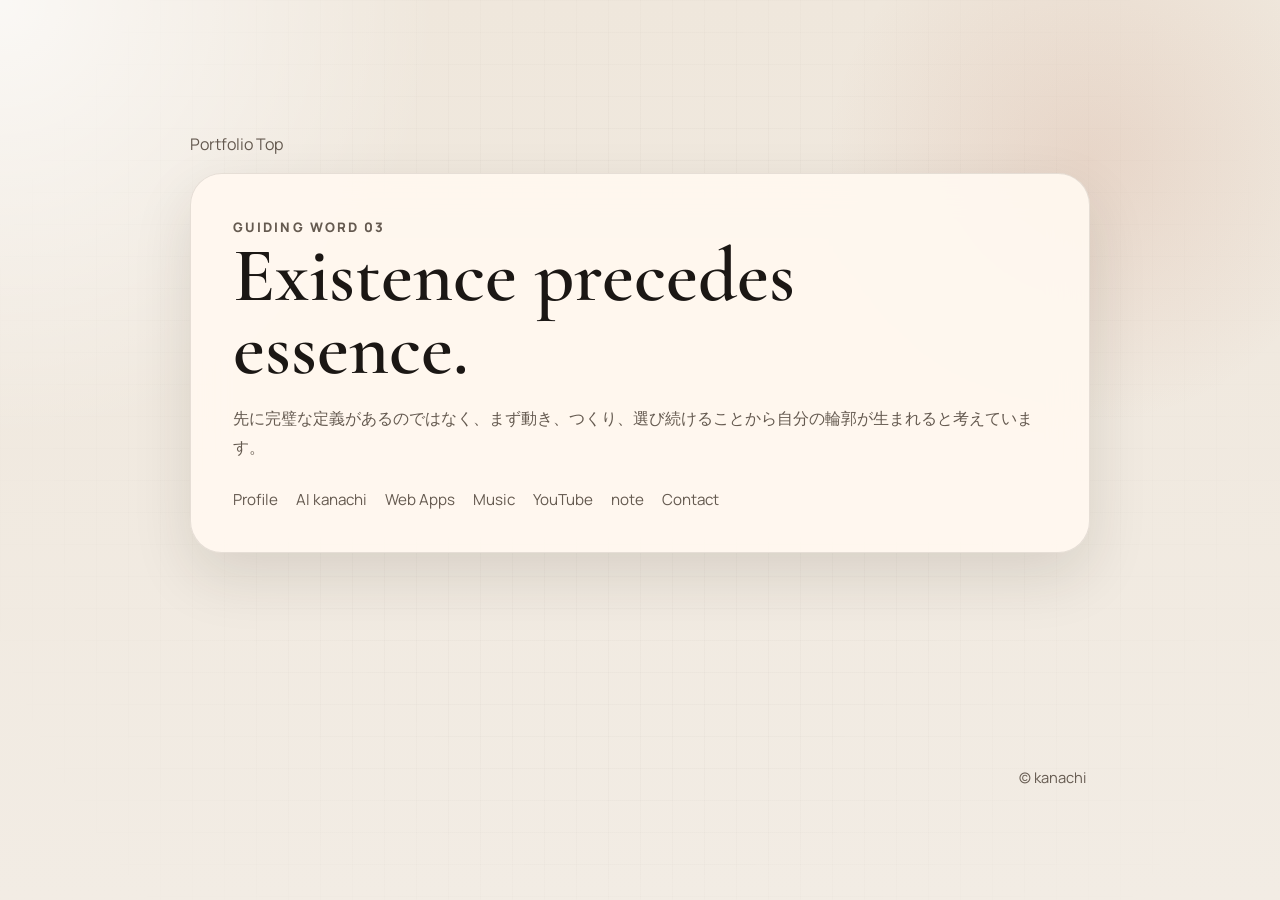
<file: words-existence.html>
﻿<!DOCTYPE html>
<html lang="ja">
<head>
  <meta charset="UTF-8">
  <meta name="viewport" content="width=device-width, initial-scale=1.0">
  <title>Existence precedes essence. | kanachi</title>
  <meta name="theme-color" content="#f2ece4">
  <link rel="icon" type="image/jpeg" href="./image/fabicon.jpg">
  <link rel="apple-touch-icon" href="./image/kanachi-apple.png">
  <link rel="manifest" href="./site.webmanifest">
  <meta name="apple-mobile-web-app-capable" content="yes">
  <meta name="apple-mobile-web-app-title" content="kanachi">
  <link rel="preconnect" href="https://fonts.googleapis.com">
  <link rel="preconnect" href="https://fonts.gstatic.com" crossorigin>
  <link href="https://fonts.googleapis.com/css2?family=Cormorant+Garamond:wght@500;600;700&family=Manrope:wght@400;500;700;800&display=swap" rel="stylesheet">
  <link rel="stylesheet" href="./style.css">
  <script async src="https://www.googletagmanager.com/gtag/js?id=G-T0LV20B0S6"></script>
  <script>
    window.dataLayer = window.dataLayer || [];
    function gtag(){dataLayer.push(arguments);}
    gtag("js", new Date());
    gtag("config", "G-T0LV20B0S6");
  </script>
</head>
<body class="word-page-body">
  <main class="word-page-shell">
    <a class="word-page-back" href="./index.html">Portfolio Top</a>
    <section class="word-page-card">
      <p class="meta-line">Guiding Word 03</p>
      <h1>Existence precedes essence.</h1>
      <p>先に完璧な定義があるのではなく、まず動き、つくり、選び続けることから自分の輪郭が生まれると考えています。</p>
      <div class="word-page-links word-page-links--nav">
        <a href="./index.html#profile">Profile</a>
        <a href="./index.html#ai-kanachi">AI kanachi</a>
        <a href="./index.html#works">Web Apps</a>
        <a href="./index.html#music">Music</a>
        <a href="./index.html#channel">YouTube</a>
        <a href="./index.html#writing">note</a>
        <a href="./index.html#contact">Contact</a>
      </div>
    </section>
  </main>
  <footer class="site-footer word-page-footer">
    <p>© kanachi</p>
  </footer>
</body>
</html>
</file>
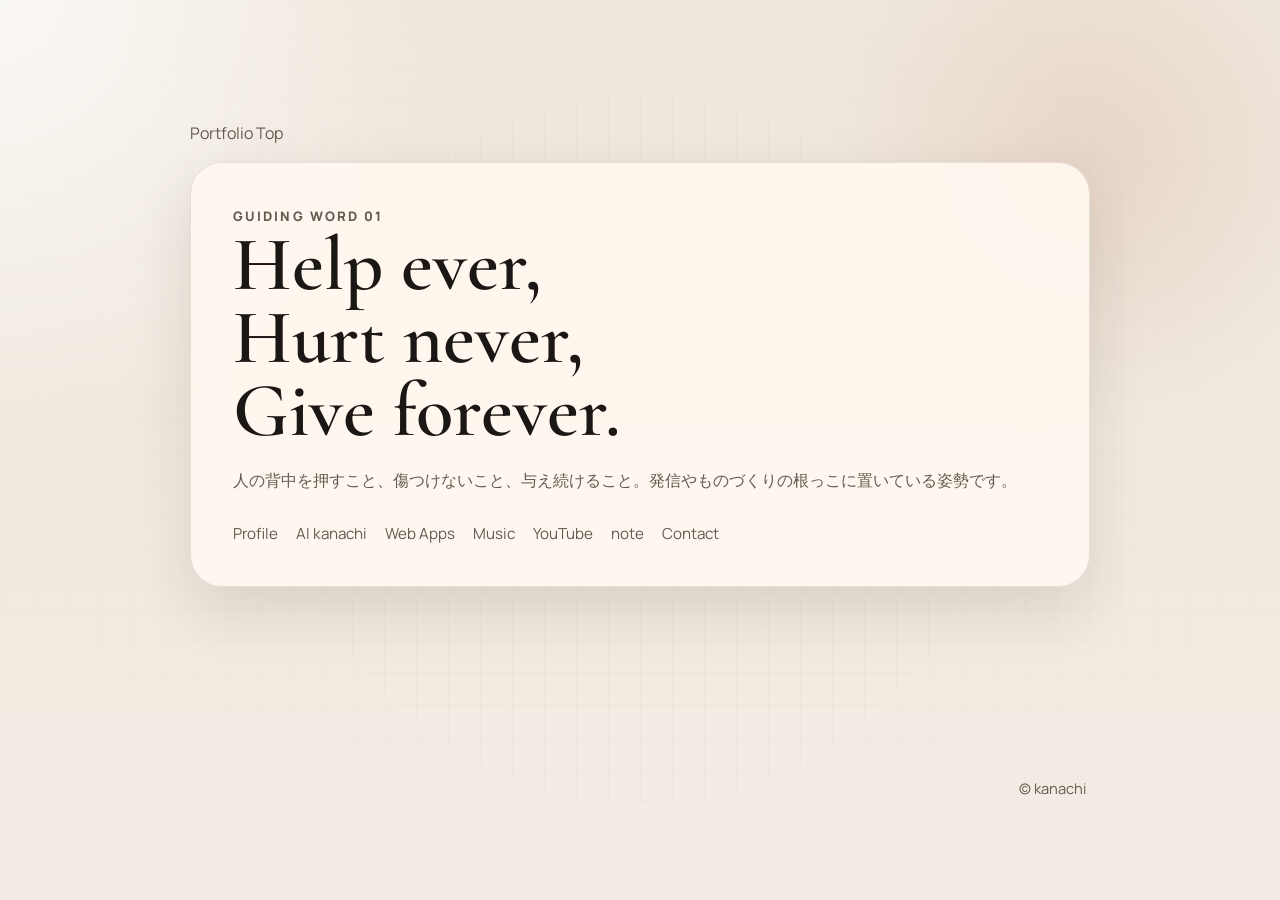
<file: words-help-ever.html>
﻿<!DOCTYPE html>
<html lang="ja">
<head>
  <meta charset="UTF-8">
  <meta name="viewport" content="width=device-width, initial-scale=1.0">
  <title>Help ever, Hurt never, Give forever. | kanachi</title>
  <meta name="theme-color" content="#f2ece4">
  <link rel="icon" type="image/jpeg" href="./image/fabicon.jpg">
  <link rel="apple-touch-icon" href="./image/kanachi-apple.png">
  <link rel="manifest" href="./site.webmanifest">
  <meta name="apple-mobile-web-app-capable" content="yes">
  <meta name="apple-mobile-web-app-title" content="kanachi">
  <link rel="preconnect" href="https://fonts.googleapis.com">
  <link rel="preconnect" href="https://fonts.gstatic.com" crossorigin>
  <link href="https://fonts.googleapis.com/css2?family=Cormorant+Garamond:wght@500;600;700&family=Manrope:wght@400;500;700;800&display=swap" rel="stylesheet">
  <link rel="stylesheet" href="./style.css">
  <script async src="https://www.googletagmanager.com/gtag/js?id=G-T0LV20B0S6"></script>
  <script>
    window.dataLayer = window.dataLayer || [];
    function gtag(){dataLayer.push(arguments);}
    gtag("js", new Date());
    gtag("config", "G-T0LV20B0S6");
  </script>
</head>
<body class="word-page-body">
  <main class="word-page-shell">
    <a class="word-page-back" href="./index.html">Portfolio Top</a>
    <section class="word-page-card">
      <p class="meta-line">Guiding Word 01</p>
      <h1>Help ever, <br>Hurt never, <br>Give forever.</h1>
      <p>人の背中を押すこと、傷つけないこと、与え続けること。発信やものづくりの根っこに置いている姿勢です。</p>
      <div class="word-page-links word-page-links--nav">
        <a href="./index.html#profile">Profile</a>
        <a href="./index.html#ai-kanachi">AI kanachi</a>
        <a href="./index.html#works">Web Apps</a>
        <a href="./index.html#music">Music</a>
        <a href="./index.html#channel">YouTube</a>
        <a href="./index.html#writing">note</a>
        <a href="./index.html#contact">Contact</a>
      </div>
    </section>
  </main>
  <footer class="site-footer word-page-footer">
    <p>© kanachi</p>
  </footer>
</body>
</html>
</file>
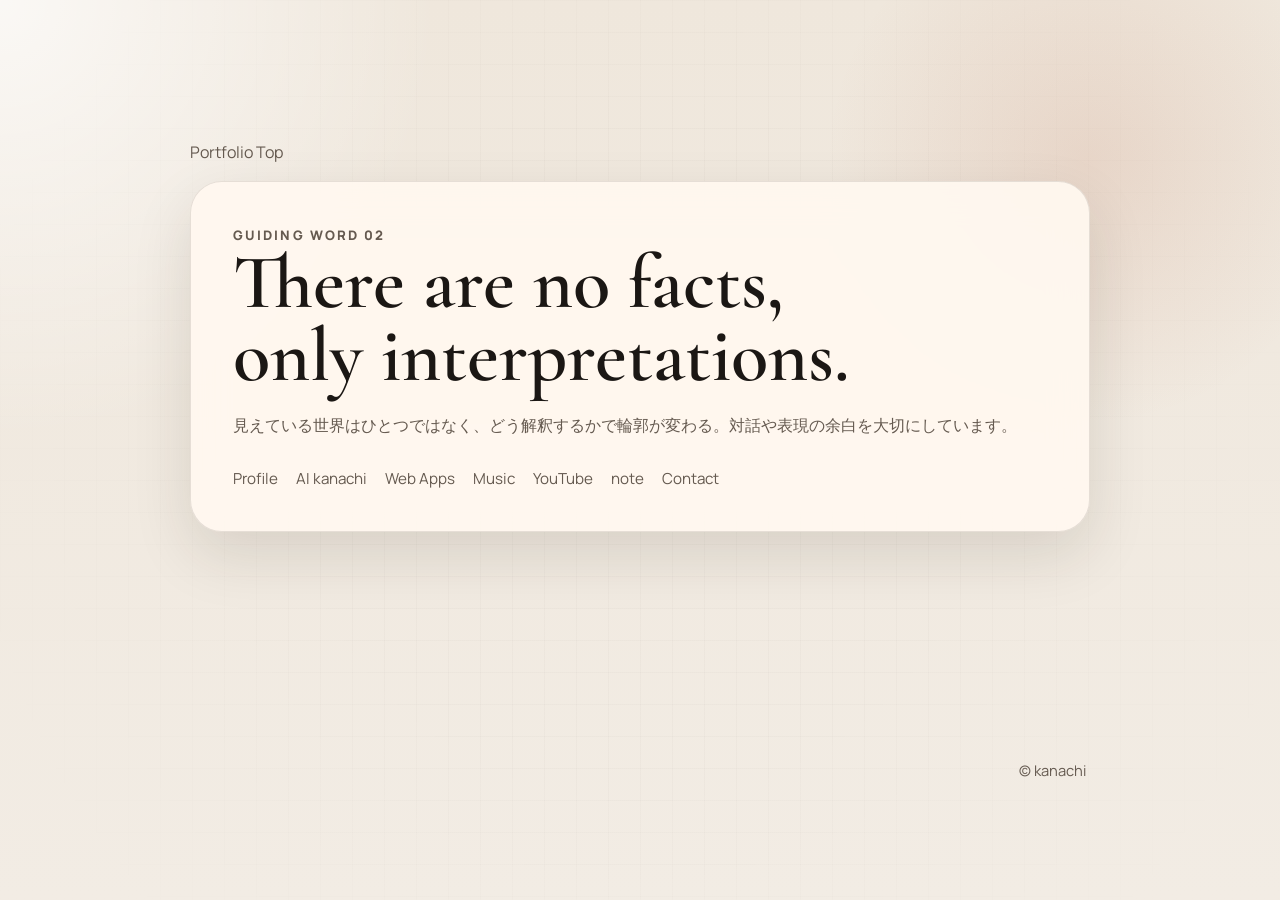
<file: words-interpretations.html>
﻿<!DOCTYPE html>
<html lang="ja">
<head>
  <meta charset="UTF-8">
  <meta name="viewport" content="width=device-width, initial-scale=1.0">
  <title>There are no facts, only interpretations. | kanachi</title>
  <meta name="theme-color" content="#f2ece4">
  <link rel="icon" type="image/jpeg" href="./image/fabicon.jpg">
  <link rel="apple-touch-icon" href="./image/kanachi-apple.png">
  <link rel="manifest" href="./site.webmanifest">
  <meta name="apple-mobile-web-app-capable" content="yes">
  <meta name="apple-mobile-web-app-title" content="kanachi">
  <link rel="preconnect" href="https://fonts.googleapis.com">
  <link rel="preconnect" href="https://fonts.gstatic.com" crossorigin>
  <link href="https://fonts.googleapis.com/css2?family=Cormorant+Garamond:wght@500;600;700&family=Manrope:wght@400;500;700;800&display=swap" rel="stylesheet">
  <link rel="stylesheet" href="./style.css">
  <script async src="https://www.googletagmanager.com/gtag/js?id=G-T0LV20B0S6"></script>
  <script>
    window.dataLayer = window.dataLayer || [];
    function gtag(){dataLayer.push(arguments);}
    gtag("js", new Date());
    gtag("config", "G-T0LV20B0S6");
  </script>
</head>
<body class="word-page-body">
  <main class="word-page-shell">
    <a class="word-page-back" href="./index.html">Portfolio Top</a>
    <section class="word-page-card">
      <p class="meta-line">Guiding Word 02</p>
      <h1>There are no facts, <br>only interpretations.</h1>
      <p>見えている世界はひとつではなく、どう解釈するかで輪郭が変わる。対話や表現の余白を大切にしています。</p>
      <div class="word-page-links word-page-links--nav">
        <a href="./index.html#profile">Profile</a>
        <a href="./index.html#ai-kanachi">AI kanachi</a>
        <a href="./index.html#works">Web Apps</a>
        <a href="./index.html#music">Music</a>
        <a href="./index.html#channel">YouTube</a>
        <a href="./index.html#writing">note</a>
        <a href="./index.html#contact">Contact</a>
      </div>
    </section>
  </main>
  <footer class="site-footer word-page-footer">
    <p>© kanachi</p>
  </footer>
</body>
</html>
</file>
<file: style.css>
﻿:root {
  --bg: #f2ece4;
  --bg-strong: #e7ddcf;
  --surface: rgba(255, 251, 246, 0.74);
  --surface-strong: rgba(255, 248, 240, 0.94);
  --ink: #1b1714;
  --muted: #655a50;
  --line: rgba(27, 23, 20, 0.11);
  --accent: #ab4f2d;
  --accent-soft: #d68967;
  --forest: #35453f;
  --shadow: 0 24px 60px rgba(43, 31, 17, 0.12);
  --radius-lg: 32px;
  --radius-md: 22px;
}

* {
  box-sizing: border-box;
}

html {
  scroll-behavior: smooth;
  -webkit-text-size-adjust: 100%;
  text-size-adjust: 100%;
}

body {
  margin: 0;
  min-height: 100vh;
  background:
    radial-gradient(circle at top left, rgba(255, 255, 255, 0.72), transparent 28%),
    radial-gradient(circle at 85% 18%, rgba(171, 79, 45, 0.12), transparent 20%),
    linear-gradient(180deg, #efe7dc 0%, var(--bg) 100%);
  color: var(--ink);
  font-family: "Manrope", "Aptos", sans-serif;
}

body::before {
  content: "";
  position: fixed;
  inset: 0;
  pointer-events: none;
  background-image:
    linear-gradient(rgba(27, 23, 20, 0.02) 1px, transparent 1px),
    linear-gradient(90deg, rgba(27, 23, 20, 0.02) 1px, transparent 1px);
  background-size: 32px 32px;
  mask-image: radial-gradient(circle at center, black 40%, transparent 90%);
}

a {
  color: inherit;
}

img,
iframe {
  display: block;
  max-width: 100%;
}

button {
  font: inherit;
}

.page-shell {
  width: min(1180px, calc(100% - 32px));
  margin: 0 auto;
  padding: 24px 0 56px;
}

.site-header {
  position: sticky;
  top: 14px;
  z-index: 10;
  display: flex;
  align-items: center;
  justify-content: space-between;
  gap: 16px;
  padding: 16px 20px;
  margin-bottom: 28px;
  border: 1px solid var(--line);
  border-radius: 999px;
  background: rgba(250, 243, 235, 0.72);
  backdrop-filter: blur(18px);
  box-shadow: var(--shadow);
}

.brand,
.site-nav a,
.text-link,
.link-cluster a,
.word-page-back,
.word-page-links a,
.guiding-line__link {
  text-decoration: none;
}

.brand {
  display: inline-flex;
  align-items: center;
  gap: 8px;
  font-family: "Cormorant Garamond", Georgia, serif;
  font-size: 1.8rem;
  font-weight: 700;
  letter-spacing: 0.04em;
}

.brand-mark {
  width: 18px;
  height: 18px;
  object-fit: contain;
  flex: 0 0 auto;
}

.site-nav {
  display: flex;
  flex-wrap: nowrap;
  gap: 16px;
  overflow-x: auto;
  scrollbar-width: none;
}

.site-nav::-webkit-scrollbar {
  display: none;
}

.site-nav a {
  color: var(--muted);
  font-size: 0.95rem;
}

.site-nav a:hover,
.text-link:hover,
.link-cluster a:hover,
.word-page-back:hover,
.word-page-links a:hover {
  color: var(--accent);
}

.menu-button {
  display: none;
  border: 1px solid var(--line);
  border-radius: 999px;
  padding: 10px 16px;
  background: transparent;
}

.hero,
.intro-grid,
.content-section,
.contact-section {
  margin-bottom: 28px;
}

.hero {
  display: grid;
  grid-template-columns: minmax(0, 1.25fr) minmax(320px, 0.75fr);
  gap: 22px;
  align-items: stretch;
}

.hero-copy,
.profile-card,
.intro-card,
.project-card,
.spotlight-card,
.mini-card,
.channel-card,
.video-item,
.video-card,
.essay-card,
.contact-section,
.word-page-card {
  position: relative;
  overflow: hidden;
  border: 1px solid var(--line);
  border-radius: var(--radius-lg);
  background: var(--surface);
  box-shadow: var(--shadow);
  backdrop-filter: blur(18px);
}

.hero-copy {
  padding: 28px;
  min-height: 520px;
}

.hero-copy::after {
  content: "";
  position: absolute;
  right: -60px;
  bottom: -70px;
  width: 240px;
  height: 240px;
  border-radius: 50%;
  background: radial-gradient(circle, rgba(171, 79, 45, 0.28), transparent 65%);
}

.hero-copy--wide {
  display: grid;
  align-content: space-between;
}

.hero-preview-card {
  padding: 0;
  border: 0;
  background: transparent;
}

.hero-preview-card--wide {
  min-height: 100%;
}

.profile-card {
  padding: 20px;
  background:
    linear-gradient(180deg, rgba(255, 250, 244, 0.95), rgba(236, 226, 214, 0.92));
}

.profile-image-wrap {
  aspect-ratio: 4 / 5;
  overflow: hidden;
  border-radius: 24px;
  background: rgba(255, 255, 255, 0.42);
}

.profile-image {
  width: 100%;
  height: 100%;
  object-fit: cover;
}

.profile-body {
  display: grid;
  gap: 2px;
  margin-top: 18px;
}

.profile-role {
  margin-top: -2px;
  color: var(--accent);
  font-weight: 800;
  letter-spacing: 0.02em;
  text-transform: none;
}

.profile-text {
  color: var(--muted);
}

.profile-tags {
  margin-top: 10px;
}

.profile-links {
  display: flex;
  flex-wrap: wrap;
  gap: 16px;
}

.eyebrow,
.section-label,
.meta-line,
.card-kicker,
.panel-label {
  margin: 0 0 12px;
  color: var(--accent);
  font-size: 0.82rem;
  font-weight: 800;
  letter-spacing: 0.16em;
  text-transform: uppercase;
}

h1,
h2,
h3 {
  margin: 0;
  font-family: "Cormorant Garamond", Georgia, serif;
  font-weight: 600;
  line-height: 0.95;
}

h1 {
  font-size: clamp(3.2rem, 8vw, 6.2rem);
  max-width: 10ch;
}

h2 {
  font-size: clamp(2.2rem, 5vw, 3.5rem);
  margin-bottom: 14px;
}

h3 {
  font-size: clamp(1.8rem, 4vw, 2.4rem);
  margin-bottom: 12px;
}

p {
  line-height: 1.8;
}

.section-heading p,
.intro-card p,
.project-card p,
.spotlight-card p,
.mini-card p,
.channel-card p,
.video-item p,
.video-card p,
.essay-card p,
.contact-section p,
.word-page-card p {
  margin: 0;
  color: var(--muted);
}

.hero-actions,
.contact-actions {
  display: flex;
  flex-wrap: wrap;
  gap: 12px;
  margin-top: 24px;
}

.contact-actions {
  justify-content: center;
}

.button {
  display: inline-flex;
  align-items: center;
  justify-content: center;
  min-height: 52px;
  padding: 0 20px;
  border-radius: 999px;
  border: 1px solid transparent;
  text-decoration: none;
  transition: transform 0.2s ease, background-color 0.2s ease, border-color 0.2s ease;
}

.button:hover {
  transform: translateY(-2px);
}

.button--solid {
  background: var(--ink);
  color: #f8f3ed;
}

.button--ghost {
  border-color: var(--line);
  background: rgba(255, 255, 255, 0.3);
}

.instagram-live-slot {
  display: grid;
  gap: 14px;
}

.instagram-live-card {
  display: grid;
  gap: 14px;
}

.instagram-embed-frame {
  width: 100%;
  min-height: 620px;
  border: 0;
  border-radius: 20px;
  background: #fff;
}

.instagram-live-slot[data-variant="hero"] .instagram-embed-frame {
  min-height: 760px;
}

.instagram-caption,
.instagram-meta,
.instagram-loading {
  color: var(--muted);
  font-size: 0.95rem;
}

.instagram-meta {
  font-size: 0.88rem;
}

.guiding-line {
  display: grid;
  grid-template-columns: minmax(80px, 1fr) auto minmax(80px, 1fr);
  align-items: center;
  gap: 18px;
  margin: 8px 0 34px;
  color: var(--accent);
  font-family: "Cormorant Garamond", Georgia, serif;
  font-size: clamp(1.2rem, 2vw, 1.55rem);
  font-weight: 600;
  letter-spacing: 0.03em;
}

.guiding-line__link {
  color: inherit;
  font: inherit;
  letter-spacing: inherit;
  text-decoration: none;
  text-align: center;
  white-space: nowrap;
  transition: opacity 0.2s ease, transform 0.2s ease;
}

.guiding-line__link:hover {
  opacity: 0.72;
  transform: translateY(-1px);
}

.guiding-line__rule {
  height: 1px;
  background: linear-gradient(90deg, transparent, rgba(171, 79, 45, 0.45), transparent);
}

.guiding-line--forest {
  color: var(--forest);
}

.guiding-line--forest .guiding-line__rule {
  background: linear-gradient(90deg, transparent, rgba(53, 69, 63, 0.45), transparent);
}

.guiding-line--paper {
  color: var(--muted);
}

.guiding-line--paper .guiding-line__rule {
  background: linear-gradient(90deg, transparent, rgba(101, 90, 80, 0.35), transparent);
}

.intro-grid {
  display: grid;
  grid-template-columns: repeat(2, minmax(0, 1fr));
  gap: 22px;
}

.intro-card,
.project-card,
.spotlight-card,
.channel-card,
.essay-card,
.contact-section {
  padding: 28px;
}

.intro-card--accent {
  background:
    linear-gradient(135deg, rgba(171, 79, 45, 0.92), rgba(132, 55, 28, 0.92)),
    var(--surface);
}

.intro-card--accent,
.intro-card--accent p,
.intro-card--accent .card-kicker,
.intro-card--accent h2 {
  color: #fff7ef;
}

.ai-card {
  background:
    linear-gradient(180deg, rgba(53, 69, 63, 0.96), rgba(39, 50, 46, 0.96));
}

.ai-card,
.ai-card p,
.ai-card .card-kicker,
.ai-card h2,
.ai-card .text-link {
  color: #f5ecdf;
}
.ai-card--media {
  padding: 0;
}

.ai-card__visual {
  aspect-ratio: 1.6 / 1;
  overflow: hidden;
  border-bottom: 1px solid rgba(245, 236, 223, 0.16);
}

.ai-card__image {
  width: 100%;
  height: 100%;
  object-fit: cover;
}

.ai-card__body {
  padding: 28px;
}

.content-section {
  padding: 10px 0 0;
}

.section-heading {
  display: grid;
  gap: 4px;
  margin-bottom: 18px;
}

.cards-grid,
.video-grid {
  display: grid;
  gap: 18px;
}

.cards-grid--works {
  grid-template-columns: repeat(3, minmax(0, 1fr));
  align-items: start;
}

.project-card--media,
.essay-card--media,
.video-card {
  padding: 0;
}

.project-visual,
.essay-visual,
.video-thumb-wrap {
  aspect-ratio: 1.9 / 1;
  overflow: hidden;
  border-bottom: 1px solid var(--line);
  background: linear-gradient(135deg, rgba(236, 226, 214, 0.9), rgba(221, 209, 192, 0.9));
}

.project-ogp,
.essay-ogp,
.video-thumb {
  width: 100%;
  height: 100%;
  object-fit: cover;
}

.project-content,
.essay-content,
.video-card__body {
  padding: 24px;
}

.project-content h3 {
  font-family: "Manrope", "Aptos", sans-serif;
  font-weight: 700;
  line-height: 1.25;
}

.project-title--compact {
  font-size: clamp(1.55rem, 1.95vw, 1.8rem);
  line-height: 1.18;
  letter-spacing: -0.02em;
  white-space: nowrap;
}

.video-card__body h3 {
  font-family: "Manrope", "Aptos", sans-serif;
  font-weight: 700;
  line-height: 1.25;
}

.video-card__title--compact {
  font-size: clamp(0.9rem, 2vw, 1.2rem);
  line-height: 1.45;
}

.project-card--placeholder,
.essay-card--placeholder {
  display: grid;
  align-content: center;
  justify-items: start;
  min-height: 100%;
  background: linear-gradient(180deg, rgba(255, 251, 246, 0.98), rgba(233, 222, 209, 0.88));
}

.featured-card {
  background: linear-gradient(180deg, rgba(255, 251, 246, 0.98), rgba(241, 229, 215, 0.92));
}

.tag-row {
  display: flex;
  flex-wrap: wrap;
  gap: 8px;
  margin-top: 20px;
}

.tag-row span {
  display: inline-flex;
  align-items: center;
  min-height: 32px;
  padding: 0 10px;
  border: 1px solid rgba(27, 23, 20, 0.1);
  border-radius: 999px;
  background: rgba(255, 255, 255, 0.48);
  color: var(--ink);
  font-size: 0.82rem;
}

.text-link {
  display: inline-flex;
  margin-top: 22px;
  color: var(--accent);
  font-weight: 700;
}

.text-link--section {
  margin-top: 20px;
}

.split-layout,
.channel-layout,
.editorial-grid,
.music-layout,
.music-grid {
  display: grid;
  gap: 18px;
}

.music-layout {
  gap: 20px;
}

.split-layout {
  grid-template-columns: minmax(0, 1fr) minmax(280px, 0.7fr);
}

.music-grid {
  grid-template-columns: repeat(2, minmax(0, 1fr));
}

.stack-list,
.video-column {
  display: grid;
  gap: 18px;
}

.spotlight-card {
  padding: 36px 30px;
  min-height: 320px;
  background:
    radial-gradient(circle at top right, rgba(214, 137, 103, 0.28), transparent 28%),
    rgba(255, 249, 241, 0.88);
}

.mini-card,
.video-item {
  padding: 24px;
}

.spotlight-card--music {
  display: grid;
  grid-template-columns: minmax(280px, 0.78fr) minmax(0, 1.22fr);
  align-items: center;
  gap: 24px;
}

.channel-layout {
  grid-template-columns: minmax(320px, 1fr) minmax(0, 0.82fr);
}

.channel-layout--stacked {
  grid-template-columns: 1fr;
}

.channel-card {
  min-height: 360px;
  background:
    linear-gradient(180deg, rgba(53, 69, 63, 0.96), rgba(39, 50, 46, 0.96));
}

.channel-card,
.channel-card p,
.channel-card .meta-line,
.channel-card h3 {
  color: #f5ecdf;
}

.video-grid {
  grid-template-columns: repeat(3, minmax(0, 1fr));
}

.editorial-grid {
  grid-template-columns: repeat(2, minmax(0, 1fr));
}

.editorial-grid--notes {
  grid-template-columns: repeat(3, minmax(0, 1fr));
}

.editorial-grid--notes .essay-card:nth-child(2),
.editorial-grid--notes .essay-card:nth-child(3) {
  transform: none;
}

.contact-section {
  padding: 34px 28px;
  text-align: center;
  background:
    linear-gradient(180deg, rgba(255, 250, 244, 0.94), rgba(237, 228, 216, 0.9));
}

.link-cluster,
.word-page-links {
  display: flex;
  flex-wrap: wrap;
  gap: 10px;
  margin-top: 28px;
}

.link-cluster {
  justify-content: center;
  margin-top: 24px;
}
.link-cluster--nav {
  gap: 18px;
}

.link-cluster--nav a {
  display: inline-flex;
  align-items: center;
  color: var(--muted);
  font-size: 0.95rem;
  text-decoration: none;
}

.link-cluster--nav a:hover {
  color: var(--accent);
}

.word-page-body {
  display: grid;
  place-items: center;
}

.word-page-shell {
  width: min(900px, calc(100% - 32px));
  padding: 56px 0;
}

.word-page-back {
  display: inline-flex;
  margin-bottom: 18px;
  color: var(--muted);
}

.word-page-card {
  padding: 42px;
  background: var(--surface-strong);
}

.word-page-card h1 {
  margin-bottom: 18px;
  font-size: clamp(2.4rem, 6vw, 4.8rem);
  max-width: none;
}

.word-page-links {
  display: flex;
  flex-wrap: wrap;
  gap: 10px;
  margin-top: 28px;
}

.site-footer {
  display: flex;
  align-items: center;
  justify-content: space-between;
  gap: 16px;
  padding: 0 4px;
  color: var(--muted);
  font-size: 0.92rem;
}

.site-footer p {
  display: flex;
  align-items: center;
  margin: 0;
}

.site-footer p:last-child {
  margin-left: auto;
  text-align: right;
}

.footer-message-link {
  display: inline-flex;
  align-items: center;
  color: inherit;
  text-decoration: none;
}

.footer-message-link:hover {
  color: var(--accent);
}

.reveal {
  opacity: 0;
  transform: translateY(32px);
  transition: opacity 0.8s ease, transform 0.8s ease;
  transition-delay: var(--delay, 0s);
}

.reveal.is-visible {
  opacity: 1;
  transform: translateY(0);
}

@media (max-width: 1240px) {
  .cards-grid--works {
    grid-template-columns: repeat(2, minmax(0, 1fr));
  }
}

@media (max-width: 920px) {
  .hero,
  .intro-grid,
  .cards-grid--works,
  .split-layout,
  .music-grid,
  .channel-layout,
  .video-grid,
  .editorial-grid,
  .editorial-grid--notes {
    grid-template-columns: 1fr;
  }

  .hero-copy {
    min-height: auto;
  }

  .spotlight-card--music {
    grid-template-columns: 1fr;
  }

  .profile-card {
    display: grid;
    grid-template-columns: minmax(180px, 240px) minmax(0, 1fr);
    gap: 18px;
    align-items: center;
  }

  .profile-body {
    margin-top: 0;
  }

  .instagram-live-slot[data-variant="hero"] .instagram-embed-frame {
    min-height: 620px;
  }

  .guiding-line {
    grid-template-columns: 1fr;
    gap: 10px;
    margin-bottom: 28px;
  }

  .guiding-line__link {
    white-space: normal;
  }
}

@media (max-width: 720px) {
  .page-shell {
    width: min(100%, calc(100% - 24px));
    padding-top: 16px;
  }

  .site-header {
    display: grid;
    grid-template-columns: minmax(0, 1fr) auto;
    align-items: center;
    gap: 10px;
    border-radius: 28px;
    padding: 14px 16px;
  }

  .menu-button {
    display: inline-flex;
    white-space: nowrap;
  }

  .brand {
    min-width: 0;
    gap: 6px;
    font-size: 1.35rem;
    letter-spacing: 0.01em;
    white-space: nowrap;
    overflow: hidden;
  }

  .brand-mark {
    width: 14px;
    height: 14px;
  }

  .brand span {
    overflow: hidden;
    text-overflow: ellipsis;
    white-space: nowrap;
  }

  .menu-button {
    margin-left: 0;
    flex: 0 0 auto;
    align-self: center;
  }

  .site-nav {
    display: none;
    width: 100%;
    padding-top: 8px;
    border-top: 1px solid var(--line);
  }

  .site-nav.is-open {
    display: flex;
    flex-direction: column;
    gap: 12px;
  }

  .hero-copy,
  .profile-card,
  .intro-card,
  .project-card,
  .spotlight-card,
  .mini-card,
  .channel-card,
  .video-item,
  .video-card,
  .essay-card,
  .contact-section,
  .word-page-card {
    border-radius: 24px;
  }

  .hero-copy {
    padding: 24px;
  }

  .profile-card,
  .intro-card,
  .project-card,
  .spotlight-card,
  .channel-card,
  .essay-card,
  .contact-section,
  .project-content,
  .essay-content,
  .video-card__body,
  .word-page-card,
  .ai-card__body {
    padding: 24px;
  }

  .profile-card {
    grid-template-columns: 1fr;
  }

  .instagram-embed-frame,
  .instagram-live-slot[data-variant="hero"] .instagram-embed-frame {
    min-height: 420px;
  }

  .site-footer {
    flex-direction: column;
  }
}








.word-page-links--nav {
  gap: 18px;
}

.word-page-links--nav a {
  display: inline-flex;
  align-items: center;
  color: var(--muted);
  font-size: 0.95rem;
  text-decoration: none;
}

.word-page-links--nav a:hover {
  color: var(--accent);
}




.word-page-footer {
  width: min(900px, calc(100% - 32px));
  margin: 0 auto 32px;
  justify-content: flex-start;
}





.mini-card--media {
  padding: 0;
}

.mini-card__visual {
  display: block;
  aspect-ratio: 1.9 / 1;
  overflow: hidden;
  border-bottom: 1px solid var(--line);
  background: linear-gradient(135deg, rgba(236, 226, 214, 0.9), rgba(221, 209, 192, 0.9));
}

.mini-card__image {
  width: 100%;
  height: 100%;
  object-fit: cover;
}

.mini-card__body {
  padding: 24px;
}

.spotlight-card__visual {
  display: block;
  margin-top: 20px;
  overflow: hidden;
  border-radius: 24px;
  border: 1px solid rgba(27, 23, 20, 0.08);
}

.spotlight-card__visual--music {
  margin-top: 0;
  align-self: stretch;
}

.spotlight-card__image {
  width: 100%;
  aspect-ratio: 1.4 / 1;
  object-fit: cover;
}

.spotlight-card__image--music {
  aspect-ratio: 2.2 / 1;
}

.spotlight-actions {
  display: flex;
  flex-wrap: wrap;
  gap: 12px;
  margin-top: 20px;
}




.flower-divider {
  display: grid;
  grid-template-columns: minmax(80px, 1fr) auto minmax(80px, 1fr);
  align-items: center;
  gap: 14px;
  margin: 8px 0 34px;
}

.flower-divider__rule {
  height: 1px;
  background: linear-gradient(90deg, transparent, rgba(171, 79, 45, 0.32), transparent);
}

.flower-divider__icon {
  width: 18px;
  height: 18px;
  object-fit: contain;
  opacity: 0.86;
}




.video-thumb-wrap {
  display: block;
}



.channel-layout--stacked .channel-card {
  min-height: auto;
  padding-bottom: 24px;
}



.button--brown {
  border-color: rgba(117, 78, 46, 0.35);
  background: rgba(117, 78, 46, 0.92);
  color: #f8f2ea;
}


.button--youtube {
  background: #d93025;
  color: #fff4f1;
}

.button--spotify {
  border-color: rgba(30, 185, 84, 0.35);
  background: rgba(30, 185, 84, 0.92);
  color: #f3fff7;
}

.button--apple {
  border-color: rgba(17, 17, 17, 0.35);
  background: rgba(17, 17, 17, 0.94);
  color: #f7f7f7;
}
</file>
